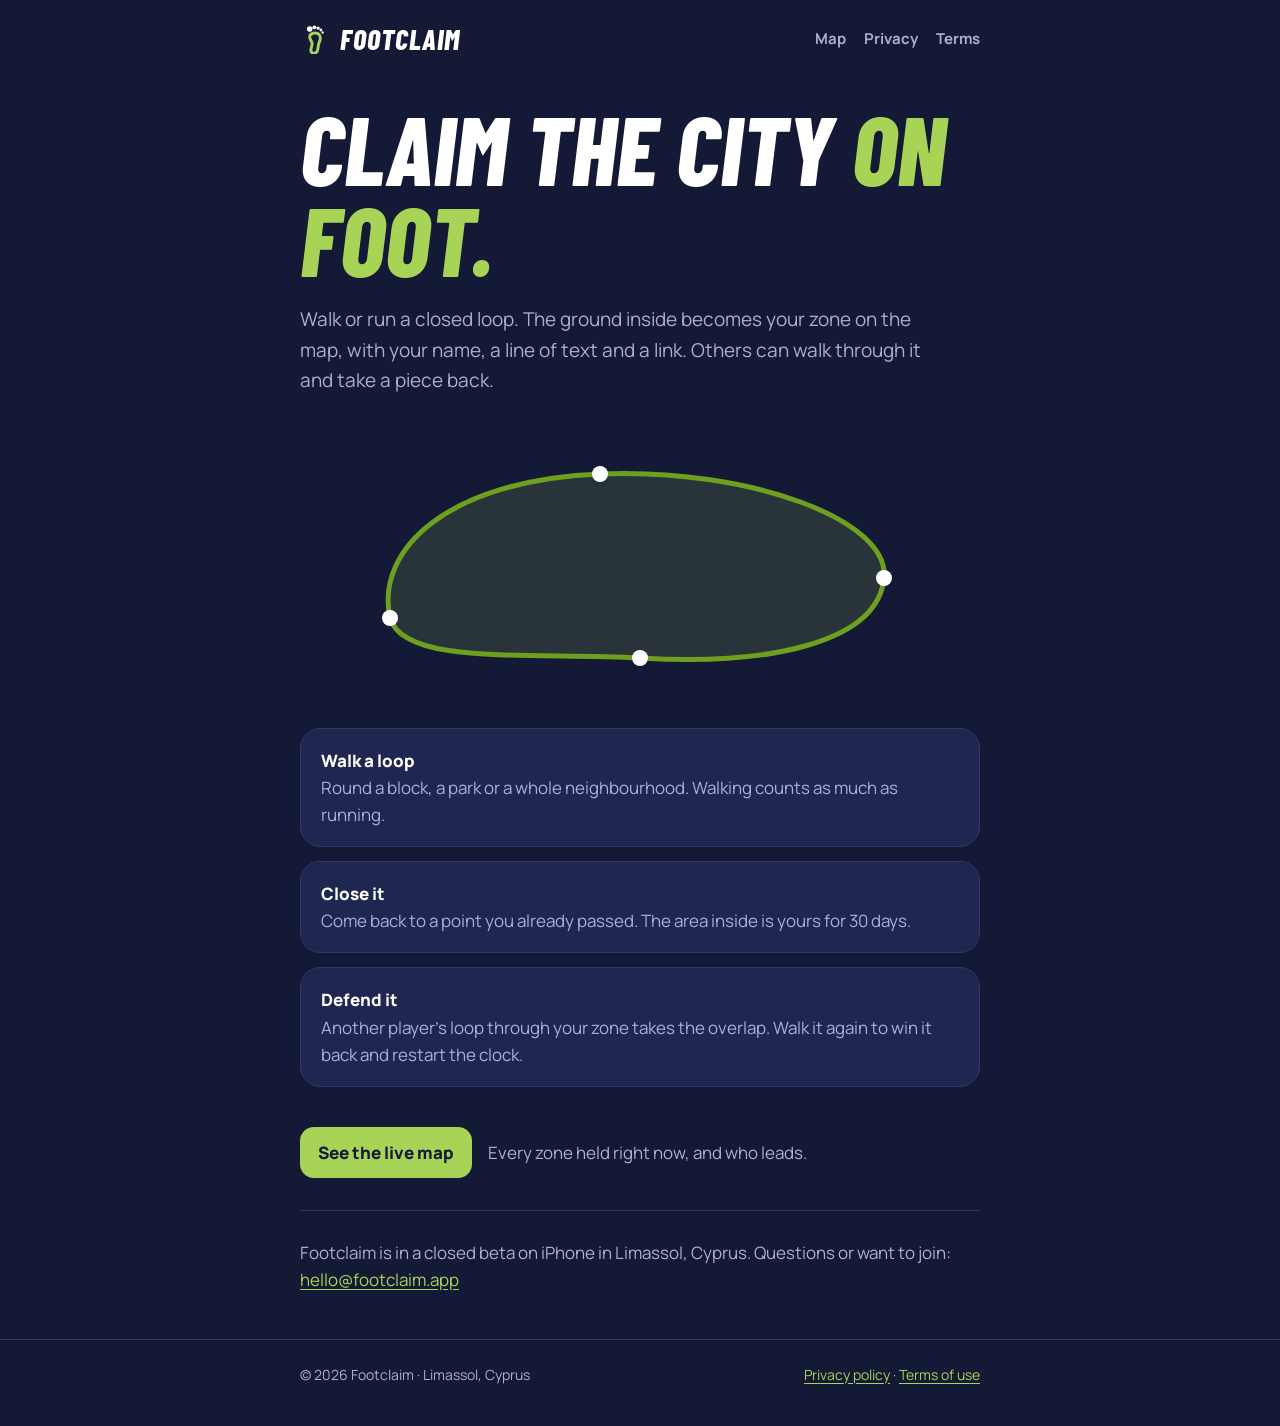
<file: index.html>
<!doctype html>
<html lang="en">
<head>
<meta charset="utf-8">
<meta name="viewport" content="width=device-width, initial-scale=1">
<title>Footclaim — claim the city on foot</title>
<meta name="description" content="Walk or run a closed loop and the ground inside becomes your zone, with your name, text and link on the map. In beta in Limassol.">
<link rel="icon" href="favicon.png">
<link rel="stylesheet" href="style.css">
</head>
<body>
<header class="site">
  <div class="wrap">
    <a class="brand" href="./" aria-label="Footclaim home">
      <svg width="30" height="30" viewBox="5.5 2.2 15 20.5" fill="none" aria-hidden="true"><path d="M9.4 10.6 C9.6 8.6 13.6 7.6 15.6 9.2 C17.2 10.6 16.6 13.4 15.6 15.6 C14.9 17.2 15.4 19.4 14.4 21 C13.4 22.6 10.6 22.6 10.2 20.6 C9.8 18.8 11.4 17.2 11 15.2 C10.7 13.6 9.2 12.6 9.4 10.6 Z" stroke="#A7D457" stroke-width="2" stroke-linejoin="round"/><circle cx="9.4" cy="5.7" r="1.9" fill="#fff"/><circle cx="12.6" cy="4.5" r="1.35" fill="#fff"/><circle cx="15.1" cy="5.0" r="1.15" fill="#fff"/><circle cx="17.0" cy="6.3" r="0.95" fill="#fff"/><circle cx="18.2" cy="8.0" r="0.8" fill="#fff"/></svg>
      <span>FOOTCLAIM</span>
    </a>
    <nav aria-label="Site">
      <a href="map">Map</a>
      <a href="privacy.html">Privacy</a>
      <a href="terms.html">Terms</a>
    </nav>
  </div>
</header>

<main class="wrap">
  <h1 class="display">Claim the city <em>on foot.</em></h1>
  <p class="lead">Walk or run a closed loop. The ground inside becomes your zone on the map, with your name, a line of text and a link. Others can walk through it and take a piece back.</p>

  <svg class="loop" viewBox="0 0 680 260" role="img" aria-label="A walked loop with its checkpoints, the ground inside filled green">
    <path d="M90 190 C75 120 150 52 300 46 C450 40 590 92 584 150 C578 214 470 238 340 230 C230 224 104 238 90 190 Z" fill="#A7D457" fill-opacity="0.14" stroke="#6E9F1E" stroke-width="5" stroke-linejoin="round"/>
    <circle cx="90" cy="190" r="8" fill="#fff"/><circle cx="300" cy="46" r="8" fill="#fff"/><circle cx="584" cy="150" r="8" fill="#fff"/><circle cx="340" cy="230" r="8" fill="#fff"/>
  </svg>

  <ol class="steps">
    <li><strong>Walk a loop</strong><span>Round a block, a park or a whole neighbourhood. Walking counts as much as running.</span></li>
    <li><strong>Close it</strong><span>Come back to a point you already passed. The area inside is yours for 30 days.</span></li>
    <li><strong>Defend it</strong><span>Another player's loop through your zone takes the overlap. Walk it again to win it back and restart the clock.</span></li>
  </ol>

  <p class="live"><a class="live-link" href="map">See the live map</a> <span>Every zone held right now, and who leads.</span></p>

  <p class="beta">Footclaim is in a closed beta on iPhone in Limassol, Cyprus. Questions or want to join: <a href="mailto:hello@footclaim.app">hello@footclaim.app</a></p>
</main>

<footer class="site">
  <div class="wrap">
    <span>© 2026 Footclaim · Limassol, Cyprus</span>
    <span><a href="privacy.html">Privacy policy</a> · <a href="terms.html">Terms of use</a></span>
  </div>
</footer>
</body>
</html>
</file>
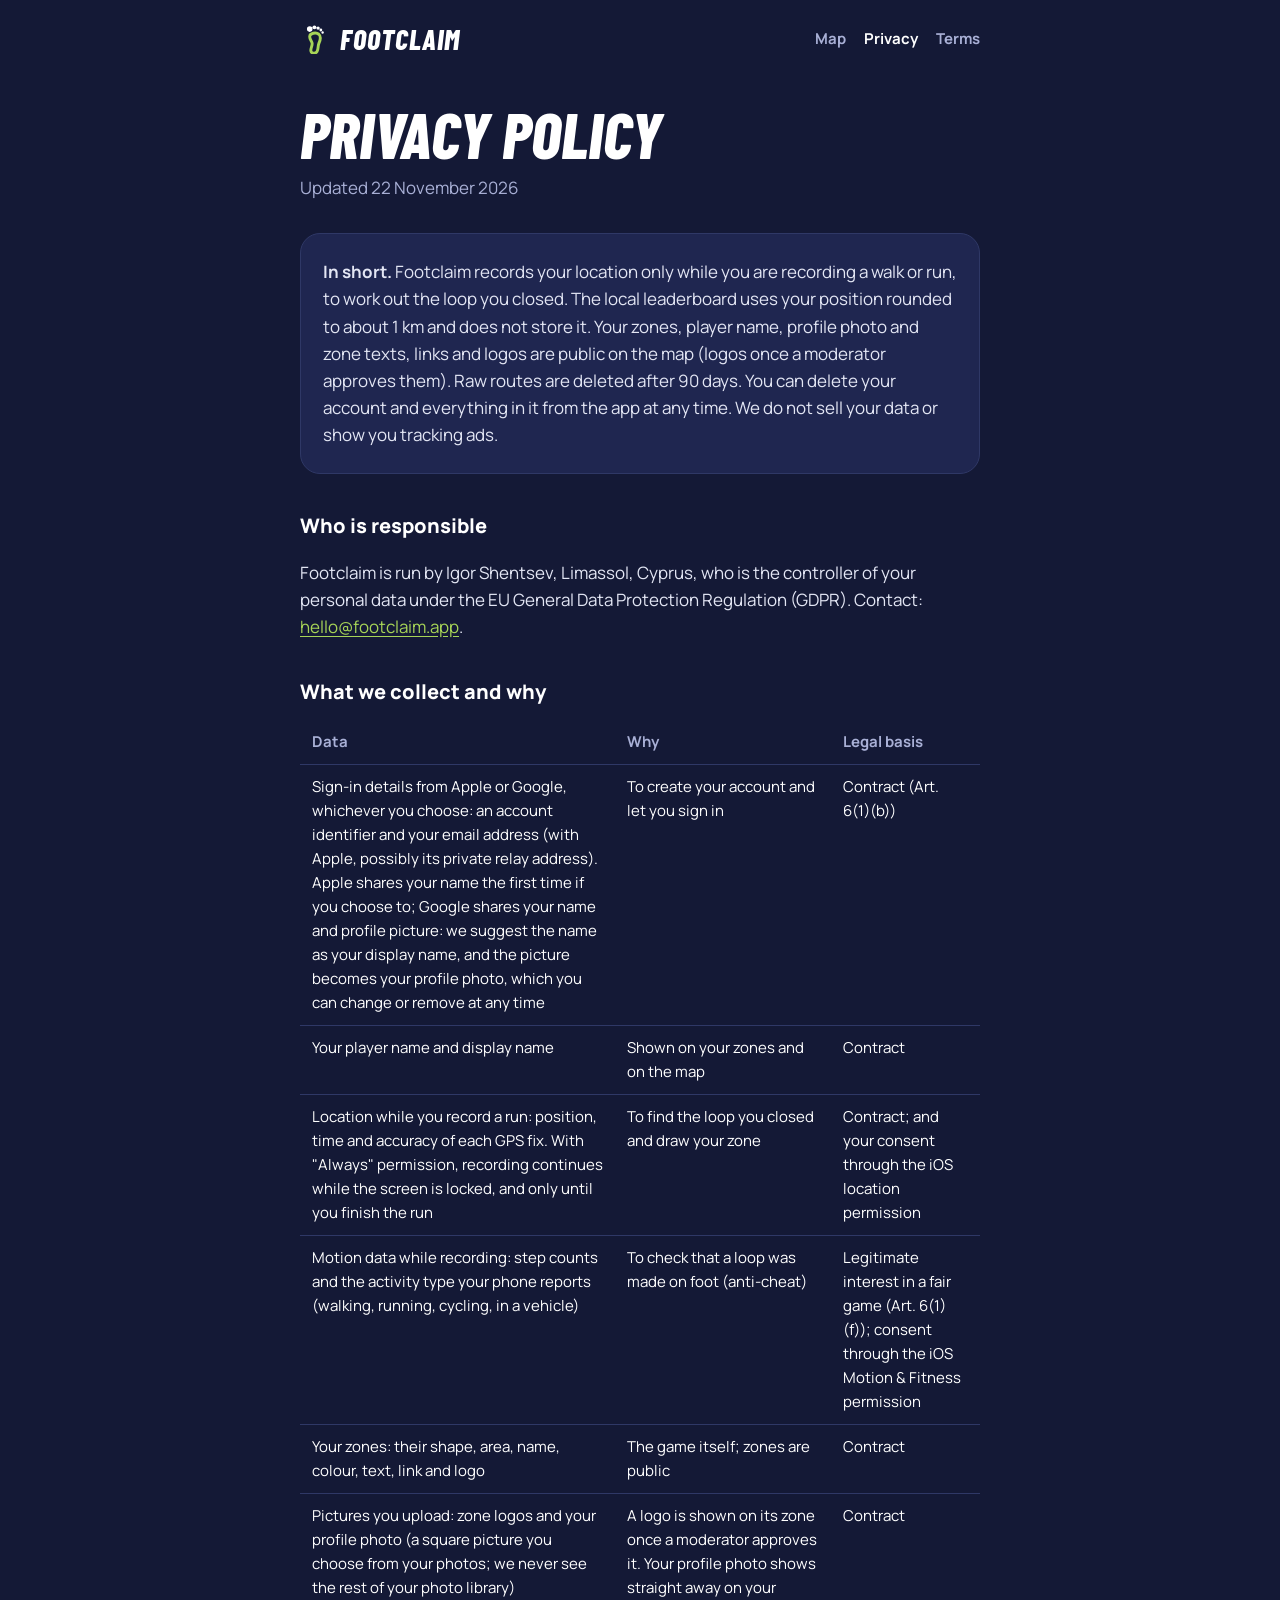
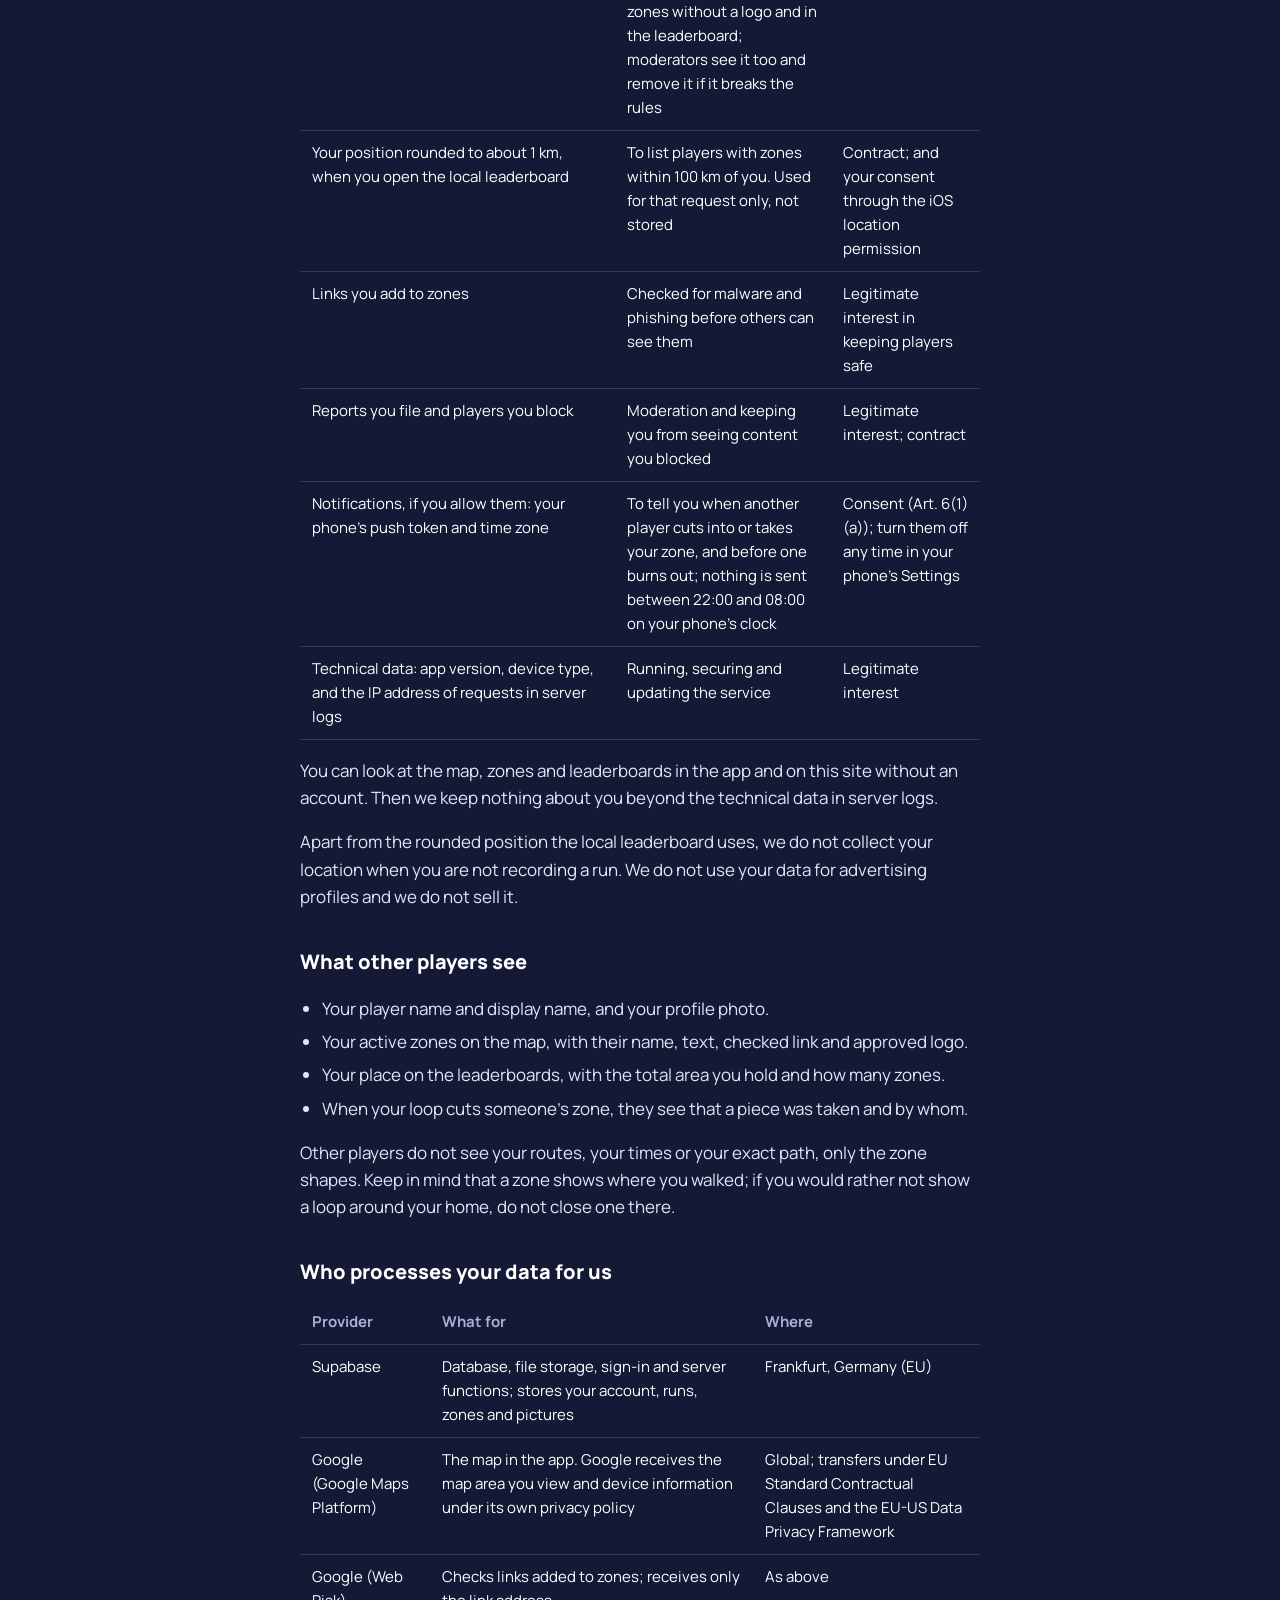
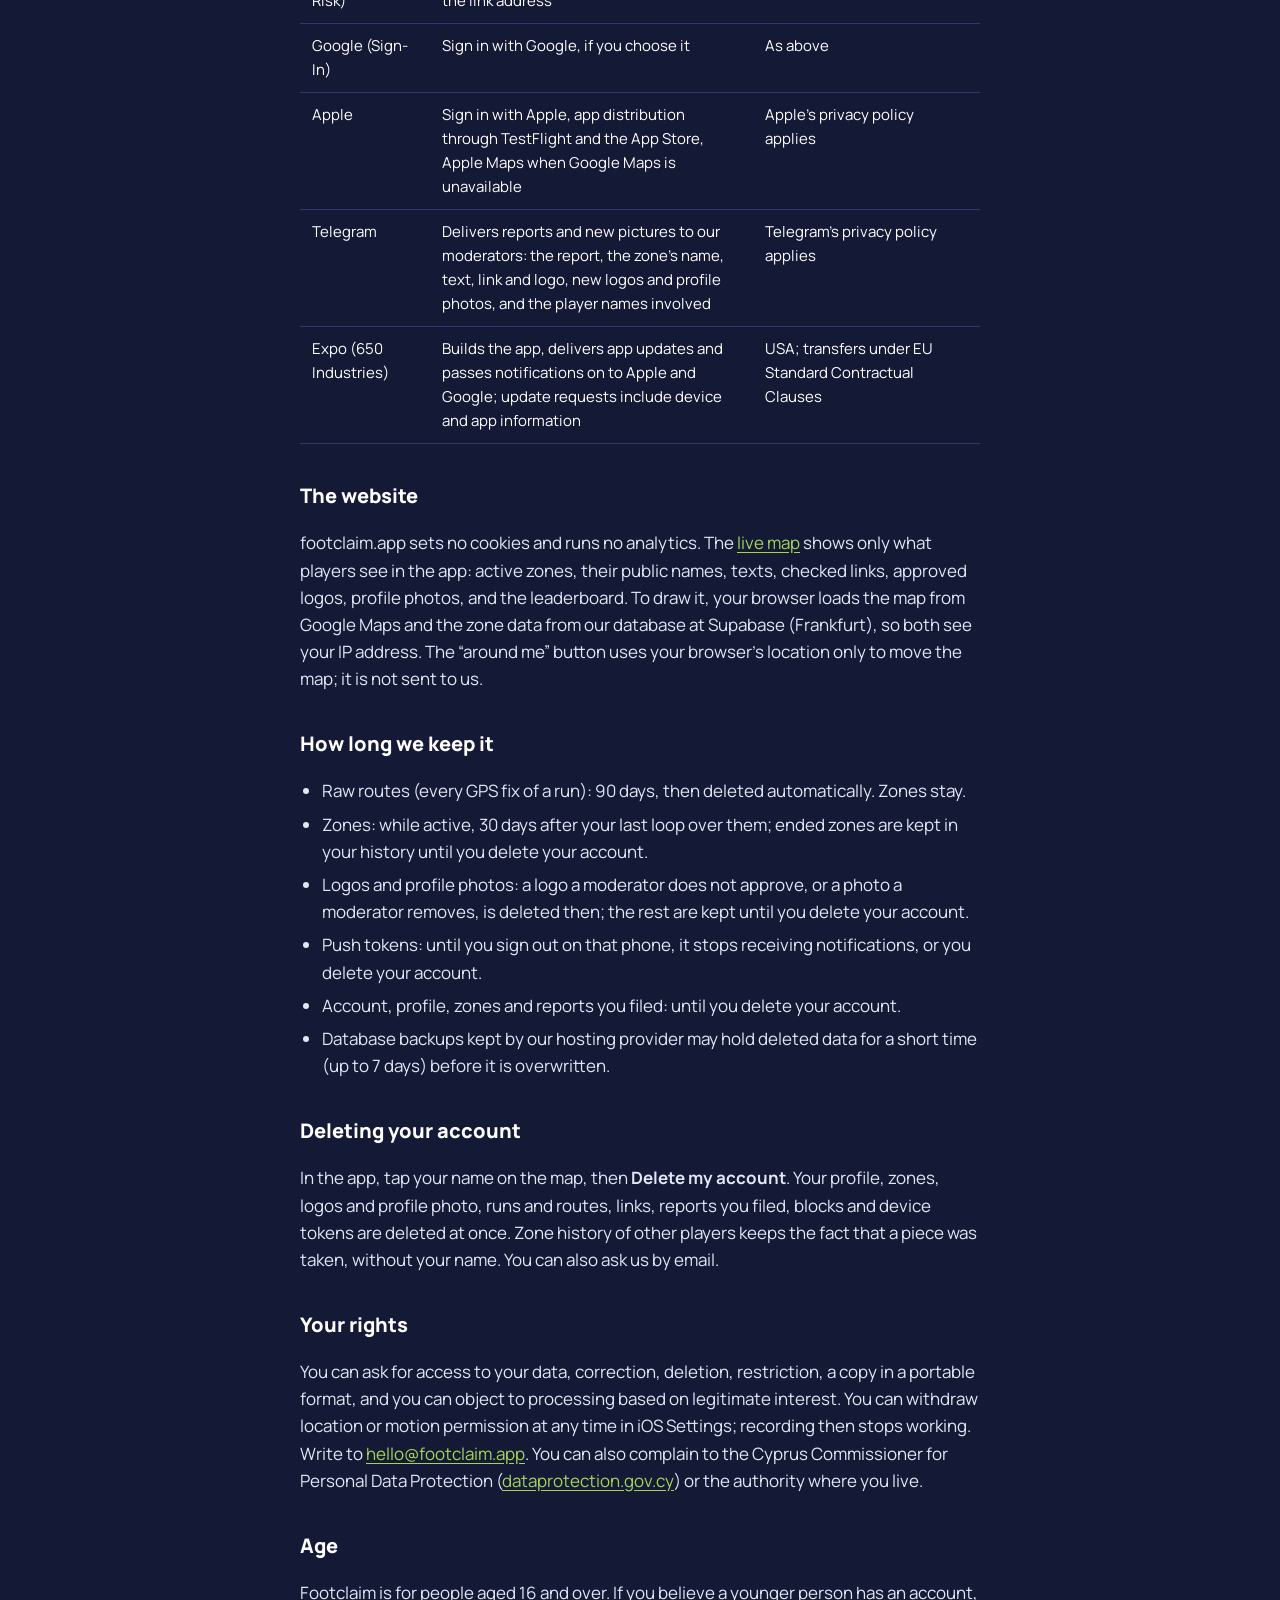
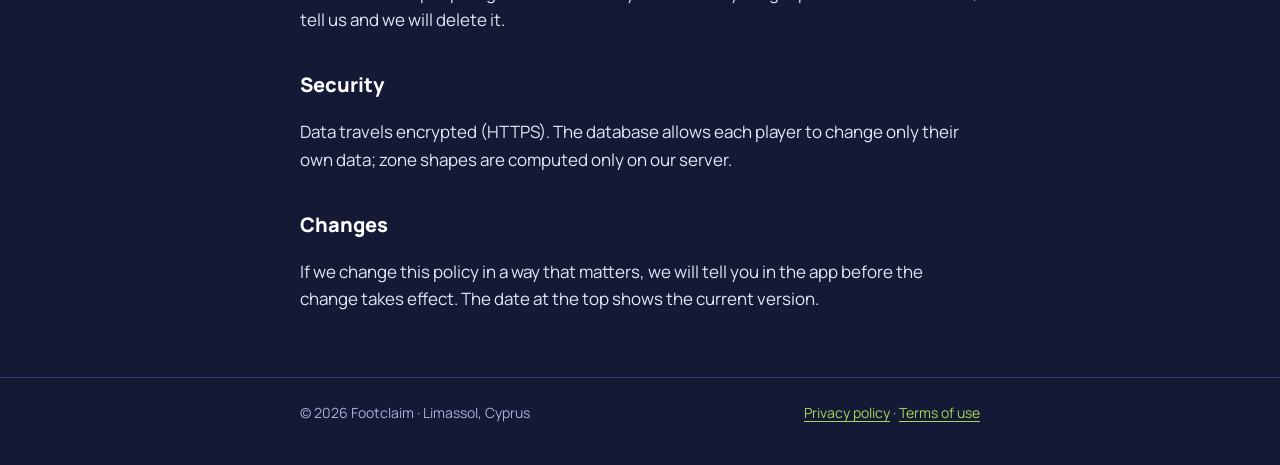
<file: privacy.html>
<!doctype html>
<html lang="en">
<head>
<meta charset="utf-8">
<meta name="viewport" content="width=device-width, initial-scale=1">
<title>Privacy policy — Footclaim</title>
<meta name="description" content="What Footclaim collects, why, who processes it, how long it is kept and how to delete it.">
<link rel="icon" href="favicon.png">
<link rel="stylesheet" href="style.css">
</head>
<body>
<header class="site">
  <div class="wrap">
    <a class="brand" href="./" aria-label="Footclaim home">
      <svg width="30" height="30" viewBox="5.5 2.2 15 20.5" fill="none" aria-hidden="true"><path d="M9.4 10.6 C9.6 8.6 13.6 7.6 15.6 9.2 C17.2 10.6 16.6 13.4 15.6 15.6 C14.9 17.2 15.4 19.4 14.4 21 C13.4 22.6 10.6 22.6 10.2 20.6 C9.8 18.8 11.4 17.2 11 15.2 C10.7 13.6 9.2 12.6 9.4 10.6 Z" stroke="#A7D457" stroke-width="2" stroke-linejoin="round"/><circle cx="9.4" cy="5.7" r="1.9" fill="#fff"/><circle cx="12.6" cy="4.5" r="1.35" fill="#fff"/><circle cx="15.1" cy="5.0" r="1.15" fill="#fff"/><circle cx="17.0" cy="6.3" r="0.95" fill="#fff"/><circle cx="18.2" cy="8.0" r="0.8" fill="#fff"/></svg>
      <span>FOOTCLAIM</span>
    </a>
    <nav aria-label="Site">
      <a href="map">Map</a>
      <a href="privacy.html" aria-current="page">Privacy</a>
      <a href="terms.html">Terms</a>
    </nav>
  </div>
</header>

<main class="wrap">
<article class="legal">
  <h1>Privacy policy</h1>
  <p class="updated">Updated 22 November 2026</p>

  <div class="summary">
    <p><strong>In short.</strong> Footclaim records your location only while you are recording a walk or run, to work out the loop you closed. The local leaderboard uses your position rounded to about 1 km and does not store it. Your zones, player name, profile photo and zone texts, links and logos are public on the map (logos once a moderator approves them). Raw routes are deleted after 90 days. You can delete your account and everything in it from the app at any time. We do not sell your data or show you tracking ads.</p>
  </div>

  <h2>Who is responsible</h2>
  <p>Footclaim is run by Igor Shentsev, Limassol, Cyprus, who is the controller of your personal data under the EU General Data Protection Regulation (GDPR). Contact: <a href="mailto:hello@footclaim.app">hello@footclaim.app</a>.</p>

  <h2>What we collect and why</h2>
  <table>
    <thead><tr><th>Data</th><th>Why</th><th>Legal basis</th></tr></thead>
    <tbody>
      <tr><td>Sign-in details from Apple or Google, whichever you choose: an account identifier and your email address (with Apple, possibly its private relay address). Apple shares your name the first time if you choose to; Google shares your name and profile picture: we suggest the name as your display name, and the picture becomes your profile photo, which you can change or remove at any time</td><td>To create your account and let you sign in</td><td>Contract (Art. 6(1)(b))</td></tr>
      <tr><td>Your player name and display name</td><td>Shown on your zones and on the map</td><td>Contract</td></tr>
      <tr><td>Location while you record a run: position, time and accuracy of each GPS fix. With "Always" permission, recording continues while the screen is locked, and only until you finish the run</td><td>To find the loop you closed and draw your zone</td><td>Contract; and your consent through the iOS location permission</td></tr>
      <tr><td>Motion data while recording: step counts and the activity type your phone reports (walking, running, cycling, in a vehicle)</td><td>To check that a loop was made on foot (anti-cheat)</td><td>Legitimate interest in a fair game (Art. 6(1)(f)); consent through the iOS Motion &amp; Fitness permission</td></tr>
      <tr><td>Your zones: their shape, area, name, colour, text, link and logo</td><td>The game itself; zones are public</td><td>Contract</td></tr>
      <tr><td>Pictures you upload: zone logos and your profile photo (a square picture you choose from your photos; we never see the rest of your photo library)</td><td>A logo is shown on its zone once a moderator approves it. Your profile photo shows straight away on your zones without a logo and in the leaderboard; moderators see it too and remove it if it breaks the rules</td><td>Contract</td></tr>
      <tr><td>Your position rounded to about 1 km, when you open the local leaderboard</td><td>To list players with zones within 100 km of you. Used for that request only, not stored</td><td>Contract; and your consent through the iOS location permission</td></tr>
      <tr><td>Links you add to zones</td><td>Checked for malware and phishing before others can see them</td><td>Legitimate interest in keeping players safe</td></tr>
      <tr><td>Reports you file and players you block</td><td>Moderation and keeping you from seeing content you blocked</td><td>Legitimate interest; contract</td></tr>
      <tr><td>Notifications, if you allow them: your phone’s push token and time zone</td><td>To tell you when another player cuts into or takes your zone, and before one burns out; nothing is sent between 22:00 and 08:00 on your phone’s clock</td><td>Consent (Art. 6(1)(a)); turn them off any time in your phone’s Settings</td></tr>
      <tr><td>Technical data: app version, device type, and the IP address of requests in server logs</td><td>Running, securing and updating the service</td><td>Legitimate interest</td></tr>
    </tbody>
  </table>
  <p>You can look at the map, zones and leaderboards in the app and on this site without an account. Then we keep nothing about you beyond the technical data in server logs.</p>
  <p>Apart from the rounded position the local leaderboard uses, we do not collect your location when you are not recording a run. We do not use your data for advertising profiles and we do not sell it.</p>

  <h2>What other players see</h2>
  <ul>
    <li>Your player name and display name, and your profile photo.</li>
    <li>Your active zones on the map, with their name, text, checked link and approved logo.</li>
    <li>Your place on the leaderboards, with the total area you hold and how many zones.</li>
    <li>When your loop cuts someone's zone, they see that a piece was taken and by whom.</li>
  </ul>
  <p>Other players do not see your routes, your times or your exact path, only the zone shapes. Keep in mind that a zone shows where you walked; if you would rather not show a loop around your home, do not close one there.</p>

  <h2>Who processes your data for us</h2>
  <table>
    <thead><tr><th>Provider</th><th>What for</th><th>Where</th></tr></thead>
    <tbody>
      <tr><td>Supabase</td><td>Database, file storage, sign-in and server functions; stores your account, runs, zones and pictures</td><td>Frankfurt, Germany (EU)</td></tr>
      <tr><td>Google (Google Maps Platform)</td><td>The map in the app. Google receives the map area you view and device information under its own privacy policy</td><td>Global; transfers under EU Standard Contractual Clauses and the EU-US Data Privacy Framework</td></tr>
      <tr><td>Google (Web Risk)</td><td>Checks links added to zones; receives only the link address</td><td>As above</td></tr>
      <tr><td>Google (Sign-In)</td><td>Sign in with Google, if you choose it</td><td>As above</td></tr>
      <tr><td>Apple</td><td>Sign in with Apple, app distribution through TestFlight and the App Store, Apple Maps when Google Maps is unavailable</td><td>Apple's privacy policy applies</td></tr>
      <tr><td>Telegram</td><td>Delivers reports and new pictures to our moderators: the report, the zone’s name, text, link and logo, new logos and profile photos, and the player names involved</td><td>Telegram’s privacy policy applies</td></tr>
      <tr><td>Expo (650 Industries)</td><td>Builds the app, delivers app updates and passes notifications on to Apple and Google; update requests include device and app information</td><td>USA; transfers under EU Standard Contractual Clauses</td></tr>
    </tbody>
  </table>

  <h2>The website</h2>
  <p>footclaim.app sets no cookies and runs no analytics. The <a href="map">live map</a> shows only what players see in the app: active zones, their public names, texts, checked links, approved logos, profile photos, and the leaderboard. To draw it, your browser loads the map from Google Maps and the zone data from our database at Supabase (Frankfurt), so both see your IP address. The “around me” button uses your browser’s location only to move the map; it is not sent to us.</p>

  <h2>How long we keep it</h2>
  <ul>
    <li>Raw routes (every GPS fix of a run): 90 days, then deleted automatically. Zones stay.</li>
    <li>Zones: while active, 30 days after your last loop over them; ended zones are kept in your history until you delete your account.</li>
    <li>Logos and profile photos: a logo a moderator does not approve, or a photo a moderator removes, is deleted then; the rest are kept until you delete your account.</li>
    <li>Push tokens: until you sign out on that phone, it stops receiving notifications, or you delete your account.</li>
    <li>Account, profile, zones and reports you filed: until you delete your account.</li>
    <li>Database backups kept by our hosting provider may hold deleted data for a short time (up to 7 days) before it is overwritten.</li>
  </ul>

  <h2>Deleting your account</h2>
  <p>In the app, tap your name on the map, then <strong>Delete my account</strong>. Your profile, zones, logos and profile photo, runs and routes, links, reports you filed, blocks and device tokens are deleted at once. Zone history of other players keeps the fact that a piece was taken, without your name. You can also ask us by email.</p>

  <h2>Your rights</h2>
  <p>You can ask for access to your data, correction, deletion, restriction, a copy in a portable format, and you can object to processing based on legitimate interest. You can withdraw location or motion permission at any time in iOS Settings; recording then stops working. Write to <a href="mailto:hello@footclaim.app">hello@footclaim.app</a>. You can also complain to the Cyprus Commissioner for Personal Data Protection (<a href="https://www.dataprotection.gov.cy">dataprotection.gov.cy</a>) or the authority where you live.</p>

  <h2>Age</h2>
  <p>Footclaim is for people aged 16 and over. If you believe a younger person has an account, tell us and we will delete it.</p>

  <h2>Security</h2>
  <p>Data travels encrypted (HTTPS). The database allows each player to change only their own data; zone shapes are computed only on our server.</p>

  <h2>Changes</h2>
  <p>If we change this policy in a way that matters, we will tell you in the app before the change takes effect. The date at the top shows the current version.</p>
</article>
</main>

<footer class="site">
  <div class="wrap">
    <span>© 2026 Footclaim · Limassol, Cyprus</span>
    <span><a href="privacy.html">Privacy policy</a> · <a href="terms.html">Terms of use</a></span>
  </div>
</footer>
</body>
</html>
</file>
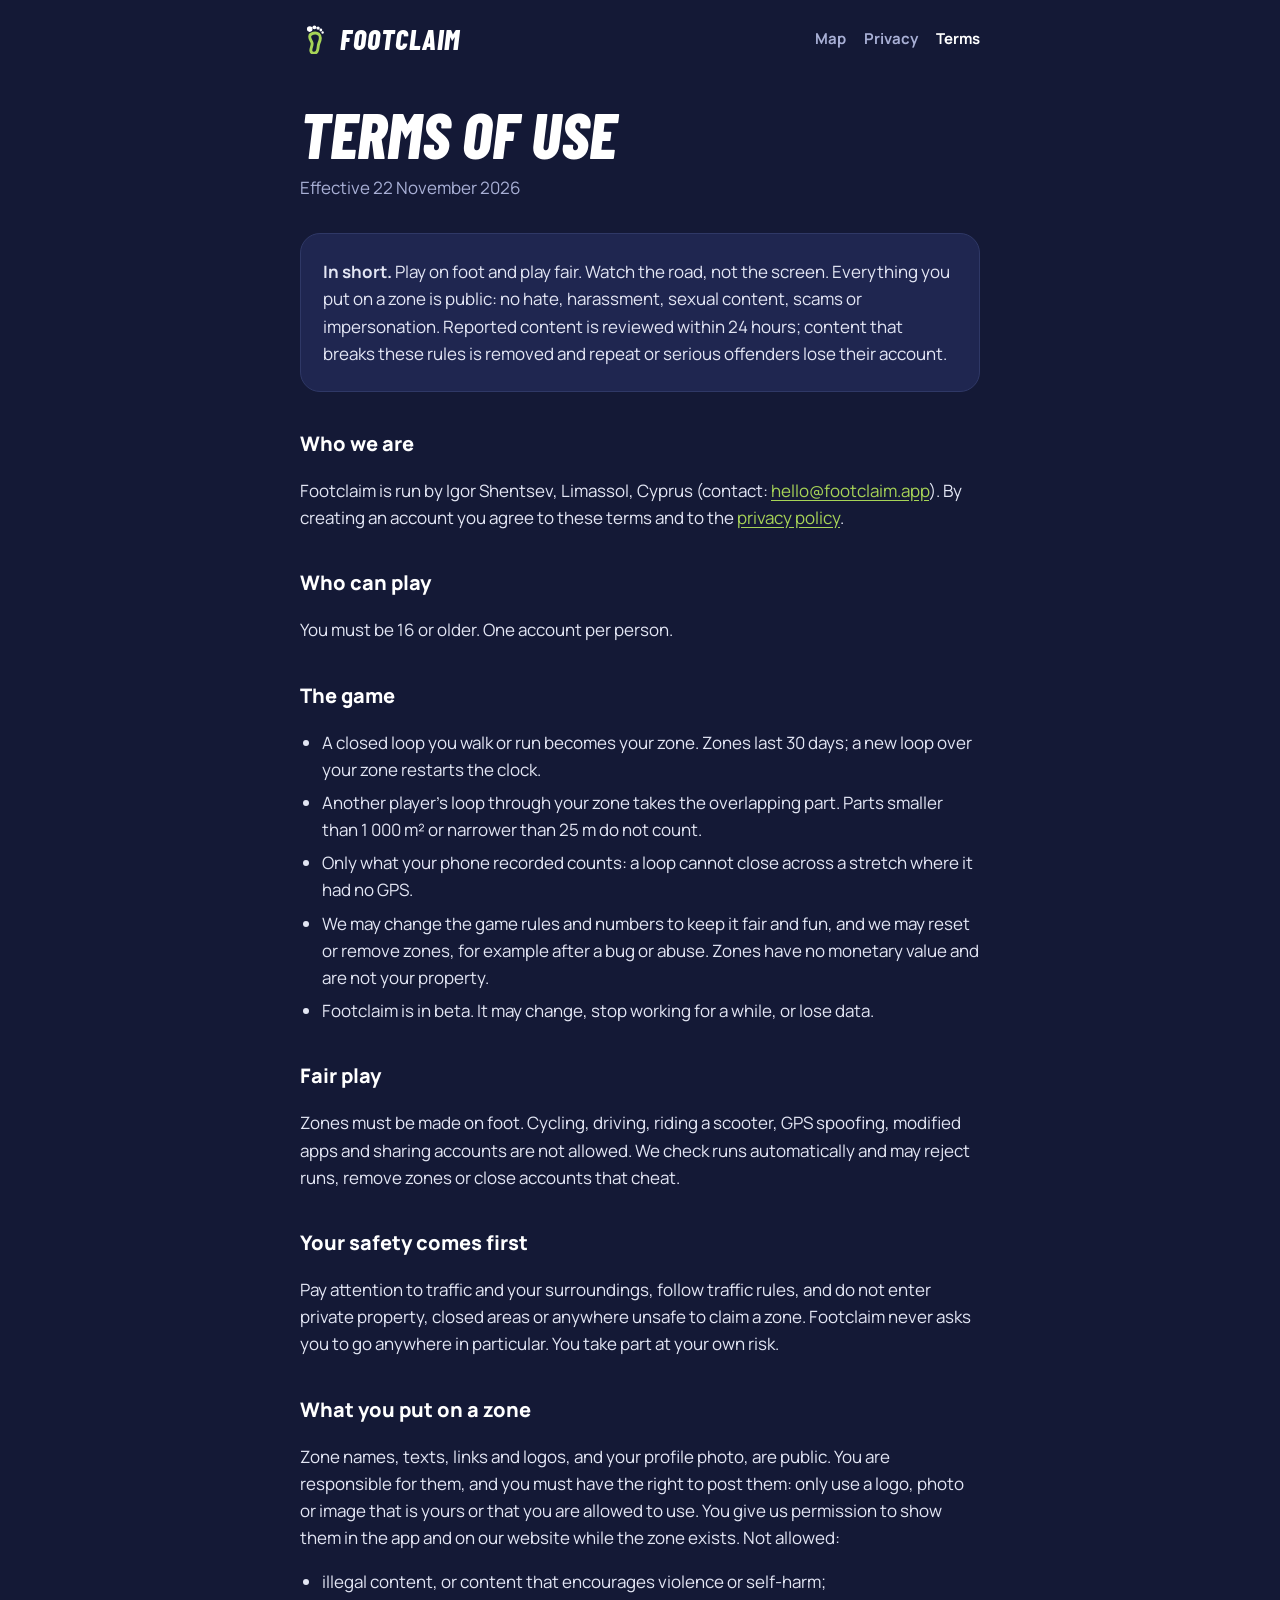
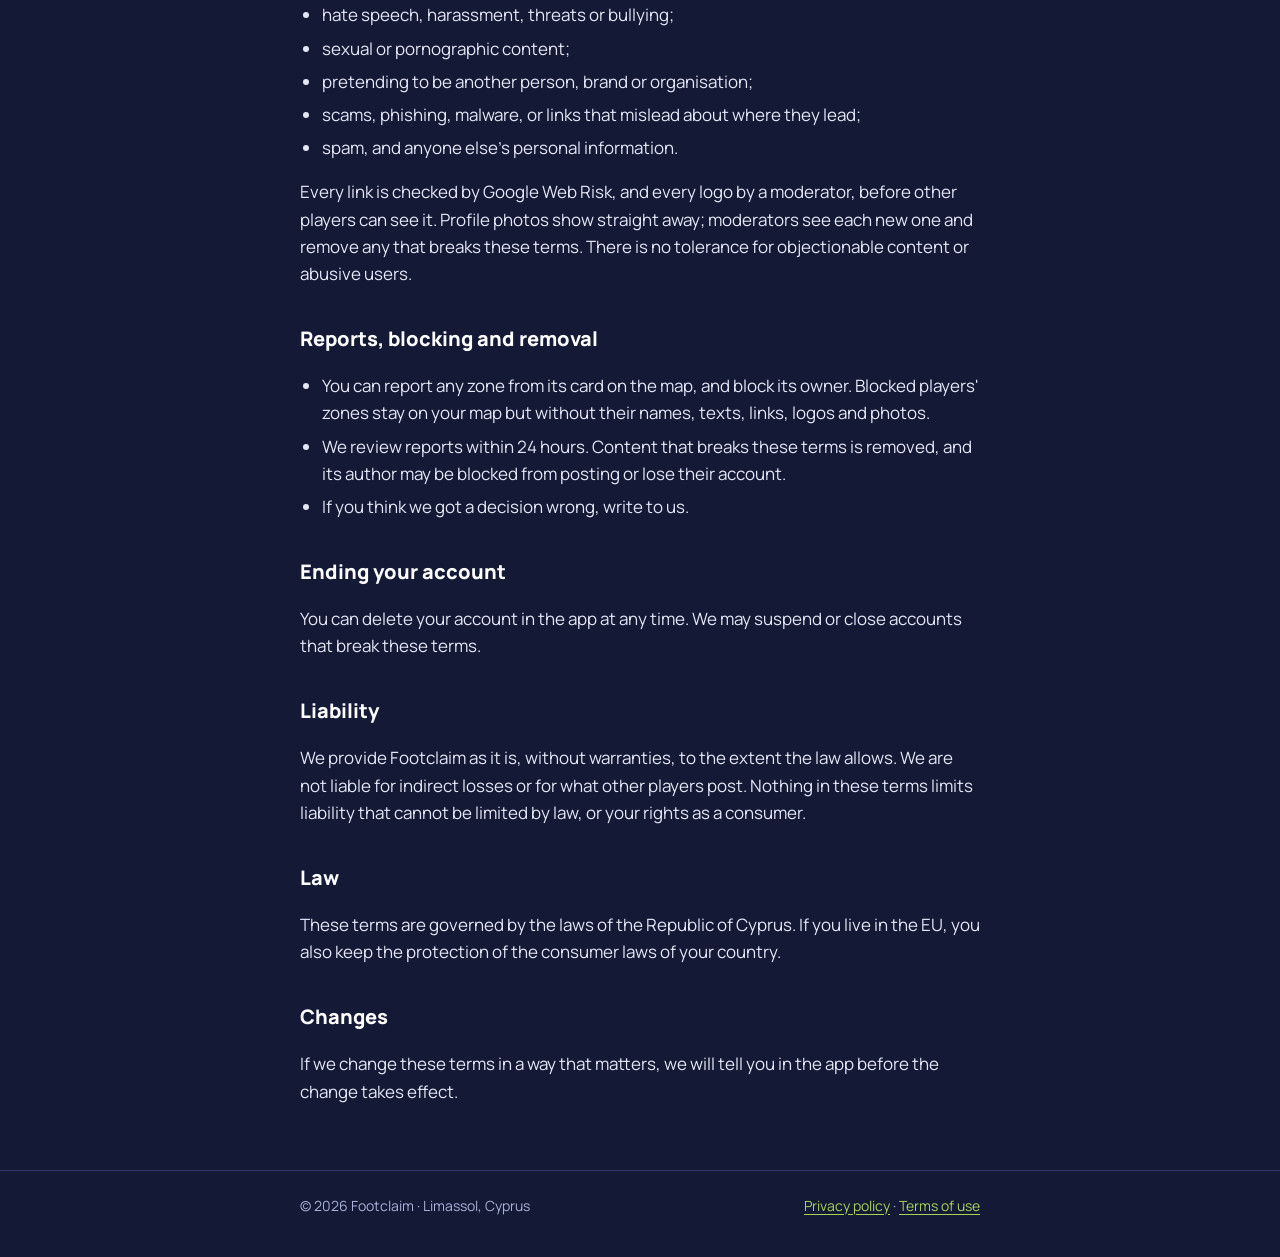
<file: terms.html>
<!doctype html>
<html lang="en">
<head>
<meta charset="utf-8">
<meta name="viewport" content="width=device-width, initial-scale=1">
<title>Terms of use — Footclaim</title>
<meta name="description" content="The rules of using Footclaim: fair play, safety, what you may put on a zone, and how reports are handled.">
<link rel="icon" href="favicon.png">
<link rel="stylesheet" href="style.css">
</head>
<body>
<header class="site">
  <div class="wrap">
    <a class="brand" href="./" aria-label="Footclaim home">
      <svg width="30" height="30" viewBox="5.5 2.2 15 20.5" fill="none" aria-hidden="true"><path d="M9.4 10.6 C9.6 8.6 13.6 7.6 15.6 9.2 C17.2 10.6 16.6 13.4 15.6 15.6 C14.9 17.2 15.4 19.4 14.4 21 C13.4 22.6 10.6 22.6 10.2 20.6 C9.8 18.8 11.4 17.2 11 15.2 C10.7 13.6 9.2 12.6 9.4 10.6 Z" stroke="#A7D457" stroke-width="2" stroke-linejoin="round"/><circle cx="9.4" cy="5.7" r="1.9" fill="#fff"/><circle cx="12.6" cy="4.5" r="1.35" fill="#fff"/><circle cx="15.1" cy="5.0" r="1.15" fill="#fff"/><circle cx="17.0" cy="6.3" r="0.95" fill="#fff"/><circle cx="18.2" cy="8.0" r="0.8" fill="#fff"/></svg>
      <span>FOOTCLAIM</span>
    </a>
    <nav aria-label="Site">
      <a href="map">Map</a>
      <a href="privacy.html">Privacy</a>
      <a href="terms.html" aria-current="page">Terms</a>
    </nav>
  </div>
</header>

<main class="wrap">
<article class="legal">
  <h1>Terms of use</h1>
  <p class="updated">Effective 22 November 2026</p>

  <div class="summary">
    <p><strong>In short.</strong> Play on foot and play fair. Watch the road, not the screen. Everything you put on a zone is public: no hate, harassment, sexual content, scams or impersonation. Reported content is reviewed within 24 hours; content that breaks these rules is removed and repeat or serious offenders lose their account.</p>
  </div>

  <h2>Who we are</h2>
  <p>Footclaim is run by Igor Shentsev, Limassol, Cyprus (contact: <a href="mailto:hello@footclaim.app">hello@footclaim.app</a>). By creating an account you agree to these terms and to the <a href="privacy.html">privacy policy</a>.</p>

  <h2>Who can play</h2>
  <p>You must be 16 or older. One account per person.</p>

  <h2>The game</h2>
  <ul>
    <li>A closed loop you walk or run becomes your zone. Zones last 30 days; a new loop over your zone restarts the clock.</li>
    <li>Another player's loop through your zone takes the overlapping part. Parts smaller than 1 000 m² or narrower than 25 m do not count.</li>
    <li>Only what your phone recorded counts: a loop cannot close across a stretch where it had no GPS.</li>
    <li>We may change the game rules and numbers to keep it fair and fun, and we may reset or remove zones, for example after a bug or abuse. Zones have no monetary value and are not your property.</li>
    <li>Footclaim is in beta. It may change, stop working for a while, or lose data.</li>
  </ul>

  <h2>Fair play</h2>
  <p>Zones must be made on foot. Cycling, driving, riding a scooter, GPS spoofing, modified apps and sharing accounts are not allowed. We check runs automatically and may reject runs, remove zones or close accounts that cheat.</p>

  <h2>Your safety comes first</h2>
  <p>Pay attention to traffic and your surroundings, follow traffic rules, and do not enter private property, closed areas or anywhere unsafe to claim a zone. Footclaim never asks you to go anywhere in particular. You take part at your own risk.</p>

  <h2>What you put on a zone</h2>
  <p>Zone names, texts, links and logos, and your profile photo, are public. You are responsible for them, and you must have the right to post them: only use a logo, photo or image that is yours or that you are allowed to use. You give us permission to show them in the app and on our website while the zone exists. Not allowed:</p>
  <ul>
    <li>illegal content, or content that encourages violence or self-harm;</li>
    <li>hate speech, harassment, threats or bullying;</li>
    <li>sexual or pornographic content;</li>
    <li>pretending to be another person, brand or organisation;</li>
    <li>scams, phishing, malware, or links that mislead about where they lead;</li>
    <li>spam, and anyone else's personal information.</li>
  </ul>
  <p>Every link is checked by Google Web Risk, and every logo by a moderator, before other players can see it. Profile photos show straight away; moderators see each new one and remove any that breaks these terms. There is no tolerance for objectionable content or abusive users.</p>

  <h2>Reports, blocking and removal</h2>
  <ul>
    <li>You can report any zone from its card on the map, and block its owner. Blocked players' zones stay on your map but without their names, texts, links, logos and photos.</li>
    <li>We review reports within 24 hours. Content that breaks these terms is removed, and its author may be blocked from posting or lose their account.</li>
    <li>If you think we got a decision wrong, write to us.</li>
  </ul>

  <h2>Ending your account</h2>
  <p>You can delete your account in the app at any time. We may suspend or close accounts that break these terms.</p>

  <h2>Liability</h2>
  <p>We provide Footclaim as it is, without warranties, to the extent the law allows. We are not liable for indirect losses or for what other players post. Nothing in these terms limits liability that cannot be limited by law, or your rights as a consumer.</p>

  <h2>Law</h2>
  <p>These terms are governed by the laws of the Republic of Cyprus. If you live in the EU, you also keep the protection of the consumer laws of your country.</p>

  <h2>Changes</h2>
  <p>If we change these terms in a way that matters, we will tell you in the app before the change takes effect.</p>
</article>
</main>

<footer class="site">
  <div class="wrap">
    <span>© 2026 Footclaim · Limassol, Cyprus</span>
    <span><a href="privacy.html">Privacy policy</a> · <a href="terms.html">Terms of use</a></span>
  </div>
</footer>
</body>
</html>
</file>
<file: style.css>
/* Footclaim site: the app's navy ground and single green accent. Fonts are served from this site, not Google. */
@font-face { font-family: 'Barlow Condensed'; font-style: italic; font-weight: 800; font-display: swap; src: url('fonts/barlow-condensed-latin-800-italic.woff2') format('woff2'); }
@font-face { font-family: 'Manrope'; font-weight: 400; font-display: swap; src: url('fonts/manrope-latin-400-normal.woff2') format('woff2'); }
@font-face { font-family: 'Manrope'; font-weight: 700; font-display: swap; src: url('fonts/manrope-latin-700-normal.woff2') format('woff2'); }
@font-face { font-family: 'Manrope'; font-weight: 800; font-display: swap; src: url('fonts/manrope-latin-800-normal.woff2') format('woff2'); }

:root {
  --navy: #141936;
  --navy-deep: #0E1230;
  --panel: #1F2650;
  --line: #2F3866;
  --green: #A7D457;
  --map-green: #6E9F1E;
  --white: #FFFFFF;
  --mist: #A9B0D6;
  --danger: #FF7A59;
}

* { box-sizing: border-box; }
html { -webkit-text-size-adjust: 100%; }
body {
  margin: 0;
  background: var(--navy);
  color: var(--white);
  font: 400 17px/1.6 Manrope, system-ui, -apple-system, 'Segoe UI', sans-serif;
}
a { color: var(--green); text-underline-offset: 3px; }
a:hover { color: var(--white); }
a:focus-visible { outline: 2px solid var(--green); outline-offset: 3px; border-radius: 4px; }

.wrap { max-width: 720px; margin: 0 auto; padding: 0 20px; }

header.site { padding: 24px 0; }
header.site .wrap { display: flex; align-items: center; justify-content: space-between; gap: 16px; }
.brand { display: inline-flex; align-items: center; gap: 10px; color: var(--white); text-decoration: none; }
.brand span { font: italic 800 28px/1 'Barlow Condensed', sans-serif; letter-spacing: 1px; }
header.site nav { display: flex; gap: 18px; font-weight: 700; font-size: 15px; }
header.site nav a { color: var(--mist); text-decoration: none; }
header.site nav a:hover, header.site nav a[aria-current] { color: var(--white); }

.display {
  font: italic 800 clamp(48px, 12vw, 96px)/0.95 'Barlow Condensed', sans-serif;
  text-transform: uppercase;
  margin: 24px 0 20px;
}
.display em { font-style: inherit; color: var(--green); }
.lead { color: var(--mist); font-size: 19px; max-width: 34em; }

.loop { display: block; width: 100%; height: auto; margin: 32px 0 8px; }

.steps { list-style: none; padding: 0; margin: 40px 0; display: grid; gap: 14px; }
.steps li { background: var(--panel); border: 1px solid var(--line); border-radius: 20px; padding: 18px 20px; }
.steps strong { display: block; font-weight: 800; }
.steps span { color: var(--mist); }

.live { margin: 0 0 32px; display: flex; flex-wrap: wrap; align-items: center; gap: 12px 16px; color: var(--mist); }
.live-link {
  display: inline-block; border-radius: 14px; padding: 12px 18px; background: var(--green); color: var(--navy);
  font-weight: 800; text-decoration: none;
}
.live-link:hover { color: var(--navy); filter: brightness(1.08); }

.beta { border-top: 1px solid var(--line); padding: 28px 0; color: var(--mist); }

/* Legal pages */
article.legal { padding: 8px 0 48px; }
article.legal h1 { font: italic 800 clamp(40px, 9vw, 64px)/1 'Barlow Condensed', sans-serif; text-transform: uppercase; margin: 16px 0 8px; }
article.legal .updated { color: var(--mist); margin: 0 0 32px; }
article.legal h2 { font-weight: 800; font-size: 20px; margin: 36px 0 8px; }
article.legal p, article.legal li { color: #E3E6F4; }
article.legal ul { padding-left: 22px; }
article.legal li { margin: 6px 0; }
article.legal table { width: 100%; border-collapse: collapse; margin: 12px 0; font-size: 15px; }
article.legal th, article.legal td { text-align: left; vertical-align: top; padding: 10px 12px; border-bottom: 1px solid var(--line); }
article.legal th { color: var(--mist); font-weight: 700; }
.summary { background: var(--panel); border: 1px solid var(--line); border-radius: 20px; padding: 18px 22px; margin: 0 0 8px; }
.summary p { margin: 6px 0; }

footer.site { border-top: 1px solid var(--line); padding: 24px 0 40px; color: var(--mist); font-size: 14px; }
footer.site .wrap { display: flex; flex-wrap: wrap; gap: 8px 20px; justify-content: space-between; }

@media (max-width: 520px) {
  article.legal table, article.legal thead, article.legal tbody, article.legal tr, article.legal th, article.legal td { display: block; }
  article.legal thead { display: none; }
  article.legal td { border-bottom: none; padding: 4px 0; }
  article.legal tr { border-bottom: 1px solid var(--line); padding: 10px 0; }
  article.legal td:first-child { font-weight: 800; color: var(--white); }
}
</file>
